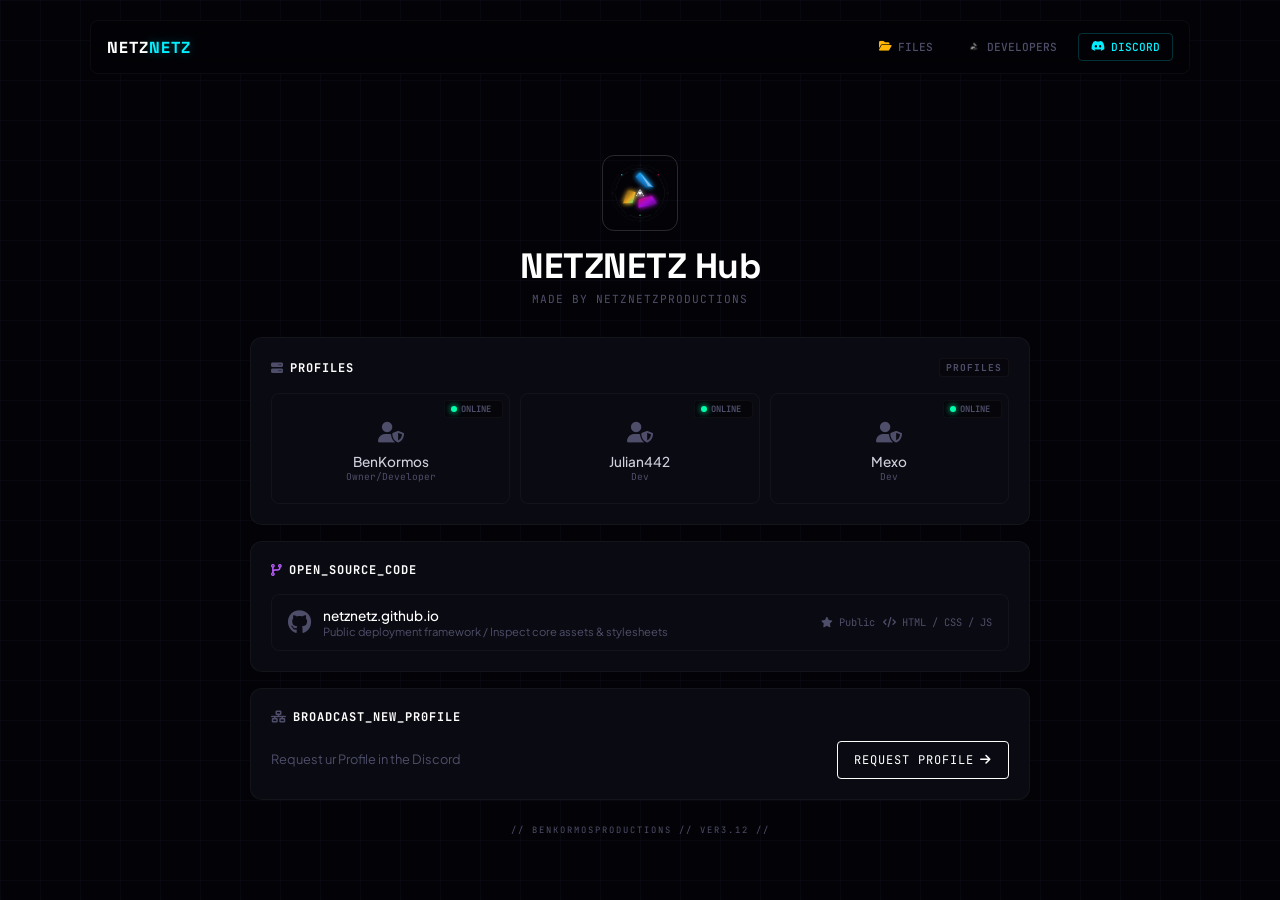
<file: index.html>
<!DOCTYPE html>
<html lang="en">
<head>
    <meta charset="UTF-8">
    <meta name="viewport" content="width=device-width, initial-scale=1.0">
    <title>SynergyStation Hub</title>
    
    <link rel="icon" type="image/jpeg" href="logo.png">
    
    <link rel="stylesheet" href="https://cdnjs.cloudflare.com/ajax/libs/font-awesome/6.4.0/css/all.min.css">
    <link href="https://fonts.googleapis.com/css2?family=Plus+Jakarta+Sans:wght@400;500;600;700;800&family=Space+Grotesk:wght@500;700&family=JetBrains+Mono:wght@400;700&display=swap" rel="stylesheet">

    <link rel="stylesheet" href="css/homepage/style.css">
</head>
<body>

    <nav class="navbar">
        <a href="#" class="nav-logo">NETZ<span>NETZ</span></a>
        <div class="nav-links">
            <a href="/files.html" class="nav-btn dev-btn">
                <i class="fas fa-folder-open" style="color: var(--accent-amber);"></i>
                <span>Files</span>
            </a>
            <a href="developer.html" class="nav-btn dev-btn">
                <img src="logo.png" alt="Ben" class="nav-avatar">
                <span>Developers</span>
            </a>
            <a href="https://dc.gg/ben" target="_blank" class="nav-btn discord-btn">
                <i class="fab fa-discord"></i> <span>Discord</span>
            </a>
        </div>
    </nav>

    <div class="container">
        
        <header class="hub-header">
            <div class="avatar-mainframe">
                <img src="logo.png" alt="Hub Mainframe" class="hub-avatar">
            </div>
            <h1 class="hub-title">NETZNETZ Hub</h1>
            <p class="hub-tagline">Made by NETZNETZproductions</p>
        </header>

        <section class="panel" id="cron-box" style="display: none;">
            <div class="panel-title">
                <span><i class="fas fa-terminal" style="color: var(--accent-emerald);"></i> DATALOG // REPOSITORY_MIRROR</span>
                <span class="live-tag">SECURE_SYNC</span>
            </div>
            <div class="cron-terminal">
                <div class="update-header-badge" style="color: var(--accent-emerald); font-weight: 700; margin-bottom: 6px;"><i class="fas fa-check-circle"></i> INCOMING_PAYLOAD:</div>
                <p id="update-text">Initializing stream data...</p>
            </div>
        </section>

        <section class="panel">
            <div class="panel-title">
                <span><i class="fas fa-server"></i> Profiles</span>
                <span class="badge">Profiles</span>
            </div>
            
            <div class="holo-grid">
                <div class="profile-node">
                    <div class="status-config-box">
                        <span class="status-indicator online"></span>
                        <select class="status-selector" onchange="updateNodeStatus(this)">
                            <option value="online">ONLINE</option>
                            <option value="idle">IDLE</option>
                            <option value="offline">OFFLINE</option>
                        </select>
                    </div>
                    <a href="benkormos.html" class="node-overlay-link"></a>
                    <i class="fas fa-user-shield avatar-fallback"></i>
                    <h4>BenKormos</h4>
                    <span>Owner/Developer</span>
                </div>
                
                <div class="profile-node">
                    <div class="status-config-box">
                        <span class="status-indicator online"></span>
                        <select class="status-selector" onchange="updateNodeStatus(this)">
                            <option value="online">ONLINE</option>
                            <option value="idle">IDLE</option>
                            <option value="offline">OFFLINE</option>
                        </select>
                    </div>
                    <a href="julian.html" class="node-overlay-link"></a>
                    <i class="fas fa-user-shield avatar-fallback"></i>
                    <h4>Julian442</h4>
                    <span>Dev</span>
                </div>

                <div class="profile-node">
                    <div class="status-config-box">
                        <span class="status-indicator online"></span>
                        <select class="status-selector" onchange="updateNodeStatus(this)">
                            <option value="online">ONLINE</option>
                            <option value="idle">IDLE</option>
                            <option value="offline">OFFLINE</option>
                        </select>
                    </div>
                    <a href="mexo.html" class="node-overlay-link"></a>
                    <i class="fas fa-user-shield avatar-fallback"></i>
                    <h4>Mexo</h4>
                    <span>Dev</span>
                </div>
                
            </div>
        </section>

        <section class="panel" id="github-panel">
            <div class="panel-title">
                <span><i class="fas fa-code-branch" style="color: var(--accent-purple);"></i> OPEN_SOURCE_CODE</span>
            </div>
            <a href="https://github.com/synergystation/synergystation.github.io" target="_blank" class="oss-container">
                <div class="oss-meta">
                    <i class="fab fa-github"></i>
                    <div class="oss-details">
                        <h4>netznetz.github.io</h4>
                        <p>Public deployment framework / Inspect core assets & stylesheets</p>
                    </div>
                </div>
                <div class="oss-stats">
                    <span><i class="fas fa-star"></i> Public</span>
                    <span><i class="fas fa-code"></i> HTML / CSS / JS</span>
                </div>
            </a>
        </section>

        <section class="panel">
            <div class="panel-title">
                <span><i class="fas fa-network-wired"></i> BROADCAST_NEW_PR0FILE</span>
            </div>
            <div class="join-interface">
                <p class="join-desc">Request ur Profile in the Discord</p>
                <a href="https://dc.gg/ben" target="_blank" class="action-link">Request Profile <i class="fas fa-arrow-right"></i></a>
            </div>
        </section>

        <footer class="hub-footer">
            // BenkormosProductions // ver3.12 //
        </footer>
    </div>

    <script>
        function updateNodeStatus(selectElement) {
            const configBox = selectElement.parentElement;
            const indicator = configBox.querySelector('.status-indicator');
            const selectedStatus = selectElement.value;

            indicator.className = 'status-indicator';
            
            if (selectedStatus === 'online') {
                indicator.classList.add('online');
            } else if (selectedStatus === 'idle') {
                indicator.classList.add('idle');
            } else if (selectedStatus === 'offline') {
                indicator.classList.add('offline');
            }
        }

        async function fetchLatestUpdates() {
            const owner = 'Benbroc'; 
            const repo = 'kaboom.github.io'; 
            const path = 'updates'; 

            const cronBox = document.getElementById('cron-box');
            const updateText = document.getElementById('update-text');

            try {
                const response = await fetch(`https://api.github.com/repos/${owner}/${repo}/contents/${path}`);
                if (!response.ok) return; 

                const items = await response.json();
                
                const dateFolders = items
                    .filter(item => item.type === 'dir' && /^\d{4}\.\d{2}\.\d{2}$/.test(item.name))
                    .map(item => item.name)
                    .sort(); 

                if (dateFolders.length > 0) {
                    const latestFolder = dateFolders[dateFolders.length - 1];
                    const [year, month, day] = latestFolder.split('.');
                    
                    const months = [
                        "January", "February", "March", "April", "May", "June",
                        "July", "August", "September", "October", "November", "December"
                    ];
                    
                    const monthName = months[parseInt(month, 10) - 1];
                    const formattedDay = parseInt(day, 10);

                    updateText.innerHTML = `System revision committed securely on <strong>${monthName} ${formattedDay}, ${year}</strong>. Differential node packages compiled successfully inside execution tree: <code>/${path}/${latestFolder}</code>.`;
                    
                    cronBox.style.display = 'block';
                }
            } catch (error) {
                console.error("Core Engine Connection Disrupted:", error);
            }
        }

        document.addEventListener('DOMContentLoaded', fetchLatestUpdates);
    </script>
</body>
</html>
</file>
<file: css/homepage/style.css>
/* --- APEX MINIMALISM & FONTS --- */
@import url('https://fonts.googleapis.com/css2?family=Plus+Jakarta+Sans:wght=400;500;600;700&family=Space+Grotesk:wght=500;700&family=JetBrains+Mono:wght=500;700&display=swap');

:root {
    /* Pure Abyss Palette */
    --bg-main: #030307;
    --bg-surface: #0a0a12;
    --bg-surface-elevated: #121222;
    
    /* Neon Wireframe Borders */
    --border-main: rgba(255, 255, 255, 0.04);
    --border-active: rgba(255, 255, 255, 0.15);
    
    /* High-Gloss Accents */
    --accent-cyan: #00f0ff;
    --accent-purple: #bd5eff;
    --accent-emerald: #00ffaa;
    --accent-amber: #ffb703;
    --accent-pink: #ff2a6d;
    
    /* Pure Typography */
    --text-pure: #ffffff;
    --text-main: #d1d1de;
    --text-muted: #4e4e6a;
    --text-dark: #030307;
    
    /* Typography Tokens */
    --font-display: 'Space Grotesk', sans-serif;
    --font-sans: 'Plus Jakarta Sans', sans-serif;
    --font-mono: 'JetBrains Mono', monospace;
    
    /* Structural Hard Edges */
    --radius-lg: 12px;
    --radius-md: 8px;
    --radius-sm: 4px;
    --transition-fast: all 0.2s cubic-bezier(0.4, 0, 0.2, 1);
}

/* --- BASE ARCHITECTURE --- */
* {
    box-sizing: border-box;
    margin: 0;
    padding: 0;
}

body {
    background-color: var(--bg-main);
    background-image: 
        linear-gradient(rgba(18, 18, 34, 0.3) 1px, transparent 1px),
        linear-gradient(90deg, rgba(18, 18, 34, 0.3) 1px, transparent 1px);
    background-size: 40px 40px;
    background-attachment: fixed;
    color: var(--text-main);
    font-family: var(--font-sans);
    min-height: 100vh;
    display: flex;
    flex-direction: column;
    align-items: center;
    padding: 140px 24px 60px 24px;
    -webkit-font-smoothing: antialiased;
}

.container {
    width: 100%;
    max-width: 780px;
    display: flex;
    flex-direction: column;
    gap: 16px;
    opacity: 0;
    animation: wireframe-reveal 0.5s cubic-bezier(0.25, 1, 0.5, 1) forwards;
}

@keyframes wireframe-reveal {
    from { opacity: 0; transform: scale(0.98); filter: brightness(0.5); }
    to { opacity: 1; transform: scale(1); filter: brightness(1); }
}

/* --- THE WIREFRAME NAVBAR --- */
.navbar {
    position: fixed;
    top: 20px; 
    left: 50%;
    transform: translateX(-50%);
    width: calc(100% - 40px);
    max-width: 1100px;
    height: 54px;
    background: rgba(3, 3, 7, 0.85);
    backdrop-filter: blur(12px);
    -webkit-backdrop-filter: blur(12px);
    border: 1px solid var(--border-main);
    border-radius: var(--radius-md);
    display: flex;
    justify-content: space-between;
    align-items: center;
    padding: 0 16px;
    z-index: 1000;
}

.nav-logo {
    font-family: var(--font-display);
    font-weight: 700;
    font-size: 1rem;
    letter-spacing: 1px;
    color: var(--text-pure);
    text-decoration: none;
}

.nav-logo span {
    color: var(--accent-cyan);
    text-shadow: 0 0 10px rgba(0, 240, 255, 0.3);
}

.nav-links {
    display: flex;
    align-items: center;
    gap: 8px;
}

.nav-btn {
    display: flex;
    align-items: center;
    gap: 6px;
    padding: 6px 12px;
    font-family: var(--font-mono);
    font-size: 0.7rem;
    font-weight: 500;
    text-transform: uppercase;
    text-decoration: none;
    color: var(--text-muted);
    border: 1px solid transparent;
    border-radius: var(--radius-sm);
    transition: var(--transition-fast);
}

.nav-btn.dev-btn:hover {
    color: var(--text-pure);
    border-color: var(--border-active);
    background: rgba(255, 255, 255, 0.02);
}

.nav-btn.discord-btn {
    background: transparent;
    color: var(--accent-cyan);
    border: 1px solid rgba(0, 240, 255, 0.2);
}

.nav-btn.discord-btn:hover {
    background: rgba(0, 240, 255, 0.05);
    border-color: var(--accent-cyan);
    box-shadow: 0 0 15px rgba(0, 240, 255, 0.15);
}

.nav-avatar {
    width: 14px;
    height: 14px;
    border-radius: 50%;
    filter: grayscale(1);
}

.nav-btn:hover .nav-avatar {
    filter: grayscale(0);
}

/* --- MONOCHROME HEADER --- */
.hub-header {
    text-align: center;
    padding: 15px 0;
}

.avatar-mainframe {
    display: inline-block;
    margin-bottom: 12px;
    width: 76px;
    height: 76px;
    position: relative;
}

.hub-avatar {
    width: 100%;
    height: 100%;
    object-fit: cover;
    border-radius: var(--radius-lg);
    border: 1px solid var(--border-active);
    filter: grayscale(0.2);
    transition: var(--transition-fast);
}

.avatar-mainframe:hover .hub-avatar {
    filter: grayscale(0);
    border-color: var(--accent-purple);
    box-shadow: 0 0 20px rgba(189, 94, 255, 0.2);
}

.hub-title {
    font-family: var(--font-display);
    font-size: 2.2rem;
    font-weight: 700;
    color: var(--text-pure);
    letter-spacing: -0.5px;
}

.hub-tagline {
    color: var(--text-muted);
    font-family: var(--font-mono);
    font-size: 0.7rem;
    text-transform: uppercase;
    letter-spacing: 1px;
    margin-top: 4px;
}

/* --- CYBER PANEL SYSTEM --- */
.panel {
    background: var(--bg-surface);
    border: 1px solid var(--border-main);
    border-radius: var(--radius-lg);
    padding: 20px;
    transition: var(--transition-fast);
}

.panel:hover {
    border-color: var(--border-active);
}

.panel-title {
    font-family: var(--font-mono);
    font-size: 0.75rem;
    font-weight: 700;
    text-transform: uppercase;
    letter-spacing: 1px;
    color: var(--text-pure);
    margin-bottom: 16px;
    display: flex;
    align-items: center;
    justify-content: space-between;
}

.panel-title span:first-child {
    display: flex;
    align-items: center;
    gap: 6px;
}

.panel-title i { 
    color: var(--text-muted); 
}

.panel:hover .panel-title i {
    color: var(--text-pure);
}

.panel-title .badge {
    font-size: 0.6rem;
    color: var(--text-muted);
    background: rgba(0, 0, 0, 0.3);
    padding: 2px 6px;
    border-radius: var(--radius-sm);
    border: 1px solid var(--border-main);
}

/* --- MONOCHROME TERMINAL --- */
.cron-terminal {
    background: #05050a;
    border: 1px solid var(--border-main);
    border-radius: var(--radius-md);
    padding: 14px;
    font-family: var(--font-mono);
    font-size: 0.75rem;
    line-height: 1.6;
    color: var(--text-main);
}

.live-tag {
    color: var(--accent-emerald);
    background: transparent;
    border: 1px solid var(--accent-emerald);
    padding: 1px 5px;
    border-radius: var(--radius-sm);
    font-size: 0.6rem;
    text-transform: uppercase;
}

/* --- IDENTITY NODES --- */
.holo-grid {
    display: grid;
    grid-template-columns: repeat(3, 1fr);
    gap: 10px;
}

.profile-node {
    background: transparent;
    border: 1px solid var(--border-main);
    border-radius: var(--radius-md);
    padding: 28px 12px 20px 12px; /* Oben etwas mehr Platz wegen Status-Box */
    text-align: center;
    position: relative;
    display: flex;
    flex-direction: column;
    align-items: center;
    transition: var(--transition-fast);
}

.node-overlay-link {
    position: absolute;
    top: 0; left: 0; width: 100%; height: 100%;
    z-index: 1; /* Auf 1 verringert, damit Dropdown klickbar bleibt */
}

.profile-node i.avatar-fallback {
    font-size: 1.3rem;
    color: var(--text-muted);
    margin-bottom: 10px;
    transition: var(--transition-fast);
}

.profile-node h4 {
    font-family: var(--font-sans);
    font-weight: 500;
    font-size: 0.85rem;
    color: var(--text-main);
}

.profile-node span {
    font-family: var(--font-mono);
    font-size: 0.6rem;
    color: var(--text-muted);
}

.profile-node:hover {
    background: rgba(255, 255, 255, 0.01);
    transform: translateY(-1px);
}

.profile-node:nth-child(1):hover { border-color: var(--accent-cyan); box-shadow: 0 0 10px rgba(0, 240, 255, 0.1); }
.profile-node:nth-child(1):hover i.avatar-fallback { color: var(--accent-cyan); }

.profile-node:nth-child(2):hover { border-color: var(--accent-pink); box-shadow: 0 0 10px rgba(255, 42, 109, 0.1); }
.profile-node:nth-child(2):hover i.avatar-fallback { color: var(--accent-pink); }
        
.profile-node:nth-child(3):hover { border-color: var(--accent-emerald); box-shadow: 0 0 10px rgba(0, 255, 170, 0.1); }
.profile-node:nth-child(3):hover i.avatar-fallback { color: var(--accent-emerald); }

/* --- COMPACT STATUS CONTROL --- */
.status-config-box {
    position: absolute;
    top: 6px;
    right: 6px;
    display: inline-flex;
    align-items: center;
    gap: 4px;
    background: #05050a;
    border: 1px solid var(--border-main);
    padding: 2px 6px;
    border-radius: var(--radius-sm);
    z-index: 5; /* Höher als Overlay-Link */
}

.status-indicator {
    width: 6px;
    height: 6px;
    border-radius: 50%;
    display: inline-block;
    transition: var(--transition-fast);
}

.status-indicator.online { background-color: var(--accent-emerald); box-shadow: 0 0 6px var(--accent-emerald); }
.status-indicator.idle { background-color: var(--accent-amber); box-shadow: 0 0 6px var(--accent-amber); }
.status-indicator.offline { background-color: var(--text-muted); box-shadow: none; }

.status-selector {
    background: transparent;
    border: none;
    color: var(--text-muted);
    font-family: var(--font-mono);
    font-size: 0.55rem;
    font-weight: 700;
    cursor: pointer;
    outline: none;
    appearance: none; /* Entfernt OS-Standardpfeil */
    -webkit-appearance: none;
}

.status-selector option {
    background: var(--bg-surface-elevated);
    color: var(--text-main);
}

.status-config-box:hover .status-selector {
    color: var(--text-pure);
}

/* --- OPEN SOURCE GITHUB ROW --- */
.oss-container {
    display: flex;
    align-items: center;
    justify-content: space-between;
    background: transparent;
    border: 1px solid var(--border-main);
    border-radius: var(--radius-md);
    padding: 12px 16px;
    text-decoration: none;
    color: var(--text-main);
    transition: var(--transition-fast);
}

.oss-container:hover {
    border-color: var(--accent-purple);
    background: rgba(189, 94, 255, 0.02);
}

.oss-meta {
    display: flex;
    align-items: center;
    gap: 12px;
}

.oss-meta i.fa-github {
    font-size: 1.5rem;
    color: var(--text-muted);
    transition: var(--transition-fast);
}

.oss-container:hover i.fa-github {
    color: var(--text-pure);
}

.oss-details h4 {
    font-family: var(--font-sans);
    font-weight: 500;
    font-size: 0.85rem;
    color: var(--text-pure);
}

.oss-details p {
    font-size: 0.7rem;
    color: var(--text-muted);
}

.oss-stats {
    display: flex;
    gap: 8px;
    font-family: var(--font-mono);
    font-size: 0.65rem;
    color: var(--text-muted);
}

/* --- ACTION LINK --- */
.join-interface {
    display: flex;
    justify-content: space-between;
    align-items: center;
    gap: 20px;
}

.join-desc {
    font-size: 0.8rem;
    line-height: 1.5;
    color: var(--text-muted);
}

.action-link {
    display: inline-flex;
    align-items: center;
    justify-content: center;
    gap: 6px;
    min-width: 160px;
    padding: 10px 16px;
    background: transparent;
    border: 1px solid var(--text-pure);
    color: var(--text-pure);
    font-family: var(--font-mono);
    text-transform: uppercase;
    font-size: 0.75rem;
    letter-spacing: 1px;
    text-decoration: none;
    border-radius: var(--radius-sm);
    transition: var(--transition-fast);
}

.action-link:hover {
    background: var(--text-pure);
    color: var(--text-dark);
}

/* --- FOOTER --- */
.hub-footer {
    text-align: center;
    margin-top: 8px;
    font-family: var(--font-mono);
    font-size: 0.55rem;
    color: var(--text-muted);
    letter-spacing: 2px;
    text-transform: uppercase;
}

/* --- RESPONSIVENESS MATRIX --- */
@media (max-width: 768px) {
    .holo-grid { grid-template-columns: 1fr; gap: 8px; }
    .oss-container { flex-direction: column; gap: 10px; text-align: center; }
    .oss-meta { flex-direction: column; gap: 4px; }
    .join-interface { flex-direction: column; text-align: center; gap: 14px; }
    .action-link { width: 100%; }
}

@media (max-width: 540px) {
    .navbar { width: calc(100% - 16px); top: 10px; padding: 0 12px; }
    body { padding-top: 100px; padding-left: 10px; padding-right: 10px; }
    .nav-btn span { display: none; }
    .hub-title { font-size: 1.8rem; }
    .panel { padding: 16px; }
}
</file>
